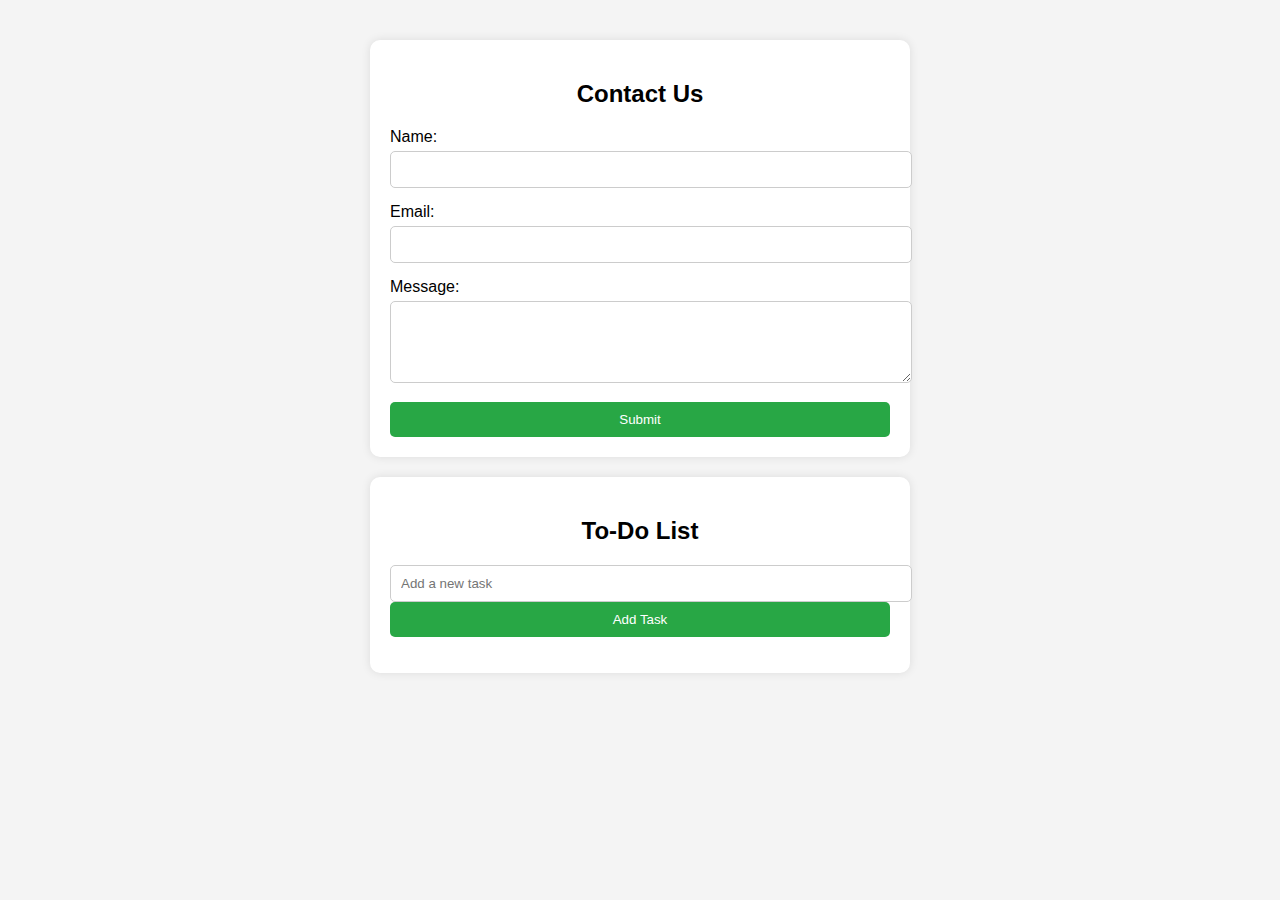
<file: task2.html>
<!DOCTYPE html>
<html lang="en">
<head>
  <meta charset="UTF-8" />
  <meta name="viewport" content="width=device-width, initial-scale=1.0"/>
  <title>Contact Form & To-Do List</title>
  <style>
    /* General Styles */
    body {
      font-family: Arial, sans-serif;
      background-color: #f4f4f4;
      margin: 0;
      padding: 20px;
    }

    h2 {
      text-align: center;
    }

    /* Contact Form */
    .form-container {
      background: #fff;
      padding: 20px;
      border-radius: 10px;
      max-width: 500px;
      margin: 20px auto;
      box-shadow: 0 0 10px rgba(0,0,0,0.1);
    }

    .form-group {
      margin-bottom: 15px;
    }

    label {
      display: block;
      margin-bottom: 5px;
    }

    input, textarea {
      width: 100%;
      padding: 10px;
      border: 1px solid #ccc;
      border-radius: 5px;
    }

    button {
      background-color: #28a745;
      color: white;
      padding: 10px;
      border: none;
      border-radius: 5px;
      width: 100%;
      cursor: pointer;
    }

    button:hover {
      background-color: #218838;
    }

    /* To-Do List */
    .todo-container {
      background: #fff;
      padding: 20px;
      margin: 20px auto;
      border-radius: 10px;
      max-width: 500px;
      box-shadow: 0 0 10px rgba(0,0,0,0.1);
    }

    #taskList {
      list-style-type: none;
      padding: 0;
    }

    #taskList li {
      background-color: #e2e2e2;
      margin-top: 10px;
      padding: 10px;
      border-radius: 5px;
      cursor: pointer;
    }

    @media (max-width: 768px) {
      button {
        width: auto;
        display: block;
        margin-top: 10px;
      }
    }
  </style>
</head>
<body>

  <!-- Contact Form -->
  <div class="form-container">
    <h2>Contact Us</h2>
    <form id="contactForm">
      <div class="form-group">
        <label>Name:</label>
        <input type="text" id="name" required />
      </div>
      <div class="form-group">
        <label>Email:</label>
        <input type="email" id="email" required />
      </div>
      <div class="form-group">
        <label>Message:</label>
        <textarea id="message" rows="4" required></textarea>
      </div>
      <button type="submit">Submit</button>
    </form>
  </div>

  <!-- To-Do List -->
  <div class="todo-container">
    <h2>To-Do List</h2>
    <input type="text" id="taskInput" placeholder="Add a new task" />
    <button onclick="addTask()">Add Task</button>
    <ul id="taskList"></ul>
  </div>

  <script>
    // Contact Form Validation
    document.getElementById('contactForm').addEventListener('submit', function(e) {
      e.preventDefault();

      const email = document.getElementById('email').value;
      const emailRegex = /^[^\\s@]+@[^\\s@]+\\.[^\\s@]+$/;

      if (!emailRegex.test(email)) {
        alert("Please enter a valid email address.");
        return;
      }

      alert("Form submitted successfully!");
    });

    // To-Do List Logic
    function addTask() {
      const input = document.getElementById('taskInput');
      const task = input.value.trim();

      if (task === "") return;

      const li = document.createElement('li');
      li.textContent = task;
      li.onclick = () => li.remove(); // click to remove task
      document.getElementById('taskList').appendChild(li);
      input.value = "";
    }
  </script>
</body>
</html>
</file>
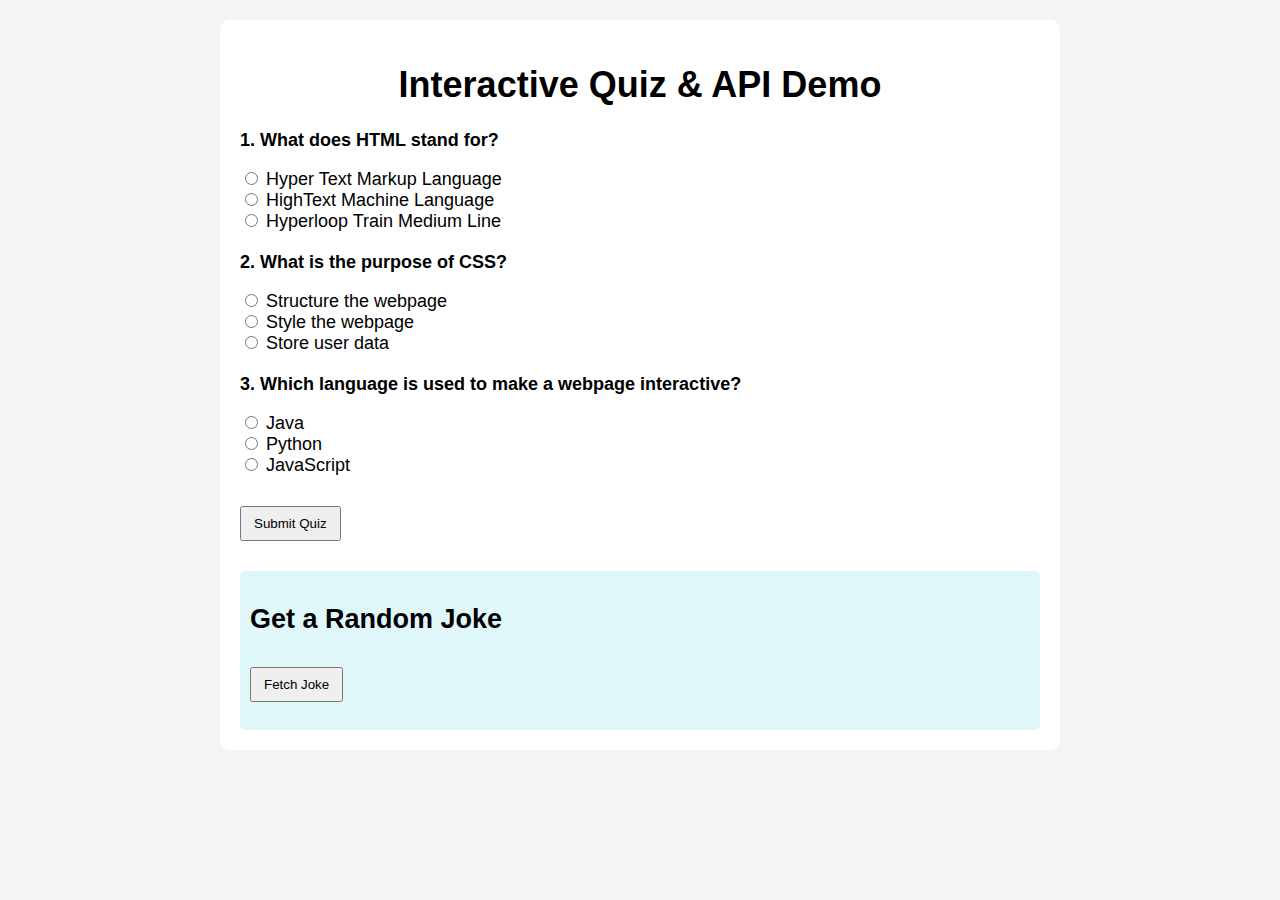
<file: task3.html>
<!DOCTYPE html>
<html lang="en">
<head>
  <meta charset="UTF-8">
  <title>Responsive Quiz & API Fetch</title>
  <style>
    body {
      font-family: Arial, sans-serif;
      margin: 20px;
      padding: 0;
      background: #f4f4f4;
    }

    h1 {
      text-align: center;
    }

    .container {
      max-width: 800px;
      margin: auto;
      padding: 20px;
      background: white;
      border-radius: 10px;
    }

    .quiz-question {
      margin-bottom: 20px;
    }

    .quiz-question p {
      font-weight: bold;
    }

    .api-result {
      margin-top: 30px;
      padding: 10px;
      background: #e0f7fa;
      border-radius: 5px;
    }
    @media (max-width: 600px) {
      body {
        font-size: 14px;
      }

      .container {
        padding: 10px;
      }
    }

    @media (min-width: 601px) and (max-width: 1024px) {
      body {
        font-size: 16px;
      }
    }

    @media (min-width: 1025px) {
      body {
        font-size: 18px;
      }
    }

    button {
      margin-top: 10px;
      padding: 8px 12px;
      cursor: pointer;
    }
  </style>
</head>
<body>
  <div class="container">
    <h1>Interactive Quiz & API Demo</h1>
    <div id="quiz">
      <div class="quiz-question">
        <p>1. What does HTML stand for?</p>
        <input type="radio" name="q1" value="a"> Hyper Text Markup Language<br>
        <input type="radio" name="q1" value="b"> HighText Machine Language<br>
        <input type="radio" name="q1" value="c"> Hyperloop Train Medium Line<br>
      </div>
      <div class="quiz-question">
        <p>2. What is the purpose of CSS?</p>
        <input type="radio" name="q2" value="a"> Structure the webpage<br>
        <input type="radio" name="q2" value="b"> Style the webpage<br>
        <input type="radio" name="q2" value="c"> Store user data<br>
      </div>
      <div class="quiz-question">
        <p>3. Which language is used to make a webpage interactive?</p>
        <input type="radio" name="q3" value="a"> Java<br>
        <input type="radio" name="q3" value="b"> Python<br>
        <input type="radio" name="q3" value="c"> JavaScript<br>
      </div>
      <button onclick="checkAnswers()">Submit Quiz</button>
      <p id="quiz-result"></p>
    </div>
    <div class="api-result">
      <h2>Get a Random Joke</h2>
      <button onclick="getJoke()">Fetch Joke</button>
      <p id="joke-output"></p>
    </div>
  </div>

  <script>
    function checkAnswers() {
      const answers = {
        q1: 'a',
        q2: 'b',
        q3: 'c'
      };
      let score = 0;
      for (let q in answers) {
        const selected = document.querySelector(`input[name="${q}"]:checked`);
        if (selected && selected.value === answers[q]) {
          score++;
        }
      }
      document.getElementById('quiz-result').textContent = `You scored ${score}/3`;
    }

    async function getJoke() {
      try {
        const res = await fetch('https://official-joke-api.appspot.com/random_joke');
        const data = await res.json();
        document.getElementById('joke-output').textContent = `${data.setup} - ${data.punchline}`;
      } catch (error) {
        document.getElementById('joke-output').textContent = "Couldn't fetch a joke. Try again!";
      }
    }
  </script>
</body>
</html>
</file>
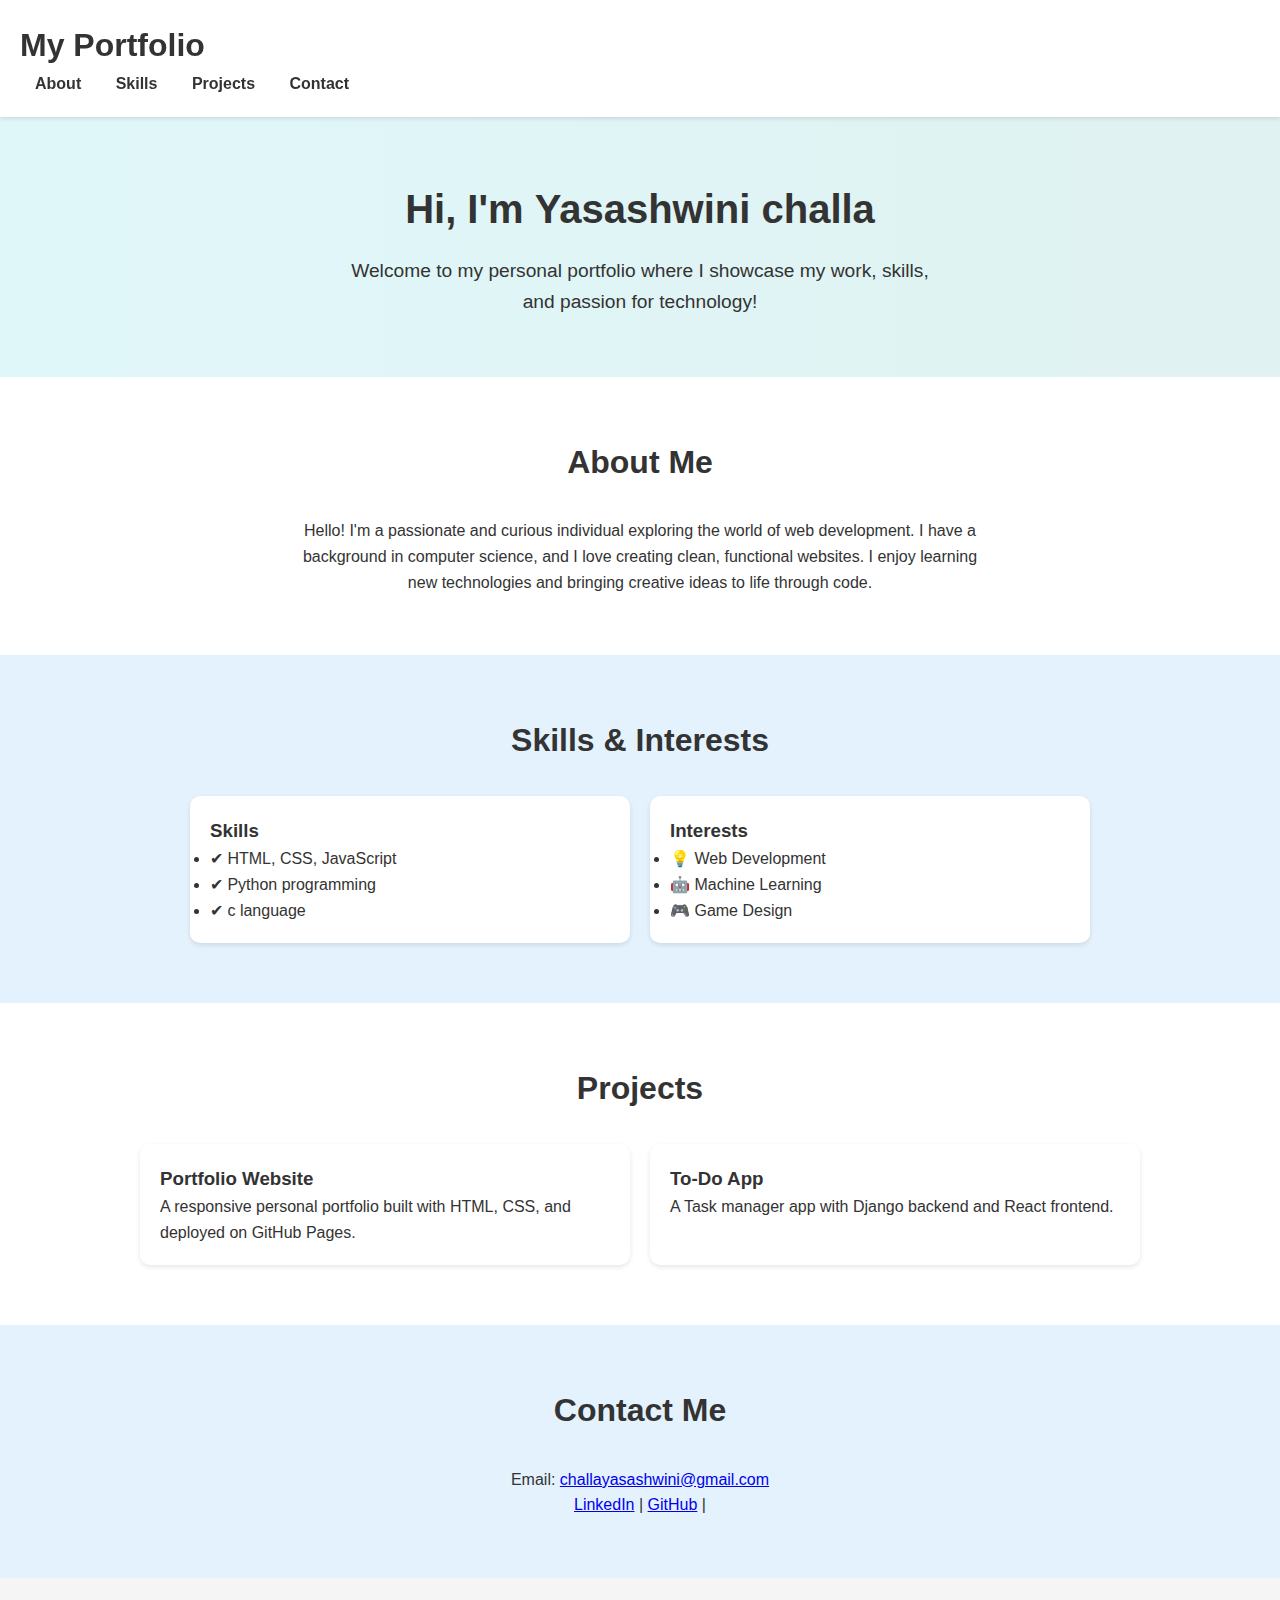
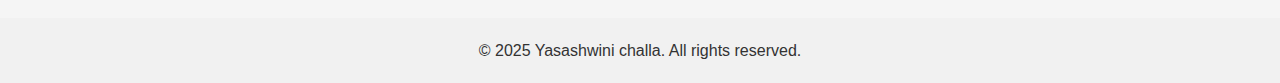
<file: task4a.html>
<!DOCTYPE html>
<html lang="en">
<head>
  <meta charset="UTF-8" />
  <meta name="viewport" content="width=device-width, initial-scale=1.0"/>
  <title>My Portfolio</title>
  <style>
    * {
      margin: 0;
      padding: 0;
      box-sizing: border-box;
      font-family: 'Segoe UI', sans-serif;
    }

    body {
      line-height: 1.6;
      background-color: #f5f5f5;
      color: #333;
    }

    header {
      background-color: #ffffff;
      padding: 20px;
      box-shadow: 0 2px 4px rgba(0,0,0,0.1);
      position: sticky;
      top: 0;
      z-index: 1000;
    }

    nav a {
      margin: 0 15px;
      text-decoration: none;
      color: #333;
      font-weight: bold;
    }

    nav a:hover {
      color: #0077cc;
    }

    section {
      padding: 60px 20px;
    }

    .hero {
      background: linear-gradient(to right, #e0f7fa, #e0f2f1);
      text-align: center;
    }

    .hero h2 {
      font-size: 2.5rem;
      margin-bottom: 15px;
    }

    .hero p {
      font-size: 1.2rem;
      max-width: 600px;
      margin: 0 auto;
    }

    .section-title {
      text-align: center;
      font-size: 2rem;
      margin-bottom: 30px;
    }

    .section-light {
      background-color: #ffffff;
    }

    .section-colored {
      background-color: #e3f2fd;
    }

    .grid {
      display: grid;
      gap: 20px;
    }

    .two-col {
      grid-template-columns: repeat(auto-fit, minmax(250px, 1fr));
    }

    .three-col {
      grid-template-columns: repeat(auto-fit, minmax(250px, 1fr));
    }

    .card {
      background-color: #fff;
      padding: 20px;
      border-radius: 10px;
      box-shadow: 0 2px 5px rgba(0,0,0,0.1);
    }

    footer {
      background-color: #f1f1f1;
      text-align: center;
      padding: 20px;
      margin-top: 40px;
    }

    @media (max-width: 600px) {
      .hero h2 {
        font-size: 2rem;
      }

      nav {
        text-align: center;
      }

      nav a {
        display: inline-block;
        margin: 10px;
      }
    }
  </style>
</head>
<body>

  <!-- Header -->
  <header>
    <div class="container">
      <h1>My Portfolio</h1>
      <nav>
        <a href="#about">About</a>
        <a href="#skills">Skills</a>
        <a href="#projects">Projects</a>
        <a href="#contact">Contact</a>
      </nav>
    </div>
  </header>

  <!-- Hero -->
  <section class="hero">
    <h2>Hi, I'm <strong>Yasashwini challa</strong></h2>
    <p>Welcome to my personal portfolio where I showcase my work, skills, and passion for technology!</p>
  </section>

  <!-- About -->
  <section id="about" class="section-light">
    <h2 class="section-title">About Me</h2>
    <p style="max-width: 700px; margin: 0 auto; text-align: center;">
Hello! I'm a passionate and curious individual exploring the world of web development. I have a background in computer science, and I love creating clean, functional websites. I enjoy learning new technologies and bringing creative ideas to life through code.
    </p>
  </section>

  <!-- Skills & Interests -->
  <section id="skills" class="section-colored">
    <h2 class="section-title">Skills & Interests</h2>
    <div class="grid two-col" style="max-width: 900px; margin: 0 auto;">
      <div class="card">
        <h3>Skills</h3>
        <ul>
          <li>✔ HTML, CSS, JavaScript</li>
          <li>✔ Python programming</li>
          <li>✔ c language</li>
        </ul>
      </div>
      <div class="card">
        <h3>Interests</h3>
        <ul>
          <li>💡 Web Development</li>
          <li>🤖 Machine Learning</li>
          <li>🎮 Game Design</li>
        </ul>
      </div>
    </div>
  </section>

  <!-- Projects -->
  <section id="projects" class="section-light">
    <h2 class="section-title">Projects</h2>
    <div class="grid three-col" style="max-width: 1000px; margin: 0 auto;">
      <div class="card">
        <h3>Portfolio Website</h3>
        <p>A responsive personal portfolio built with HTML, CSS, and deployed on GitHub Pages.</p>
      </div>
      <div class="card">
        <h3>To-Do App</h3>
        <p> A Task manager app with Django backend and React frontend.</p>
      </div>
    </div>
  </section>

  <!-- Contact -->
  <section id="contact" class="section-colored">
    <h2 class="section-title">Contact Me</h2>
    <div style="text-align: center;">
      <p>Email: <a href="mailto:challayasashwini@gmail.com">challayasashwini@gmail.com</a></p>
      <p>
        <a href="www.linkedin.com/in/yasashwini-challa-92a736328" target="_blank">LinkedIn</a> |
        <a href="yasashwini22">GitHub</a> |
      </p>
    </div>
  </section>

  <!-- Footer -->
  <footer>
    <p>&copy; 2025 Yasashwini challa. All rights reserved.</p>
  </footer>

</body>
</html>
</file>
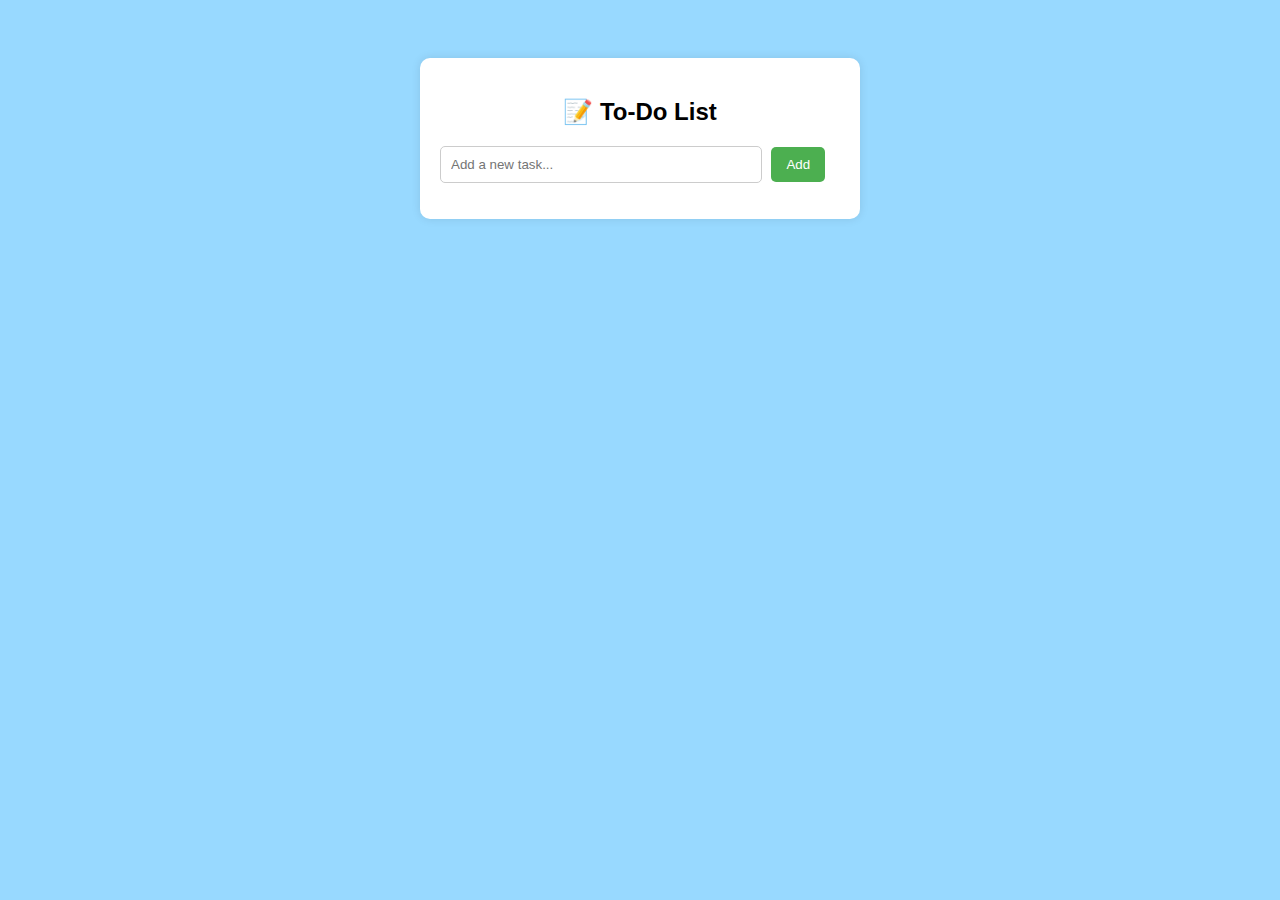
<file: task4b.html>
<!DOCTYPE html>
<html lang="en">
<head>
  <meta charset="UTF-8" />
  <meta name="viewport" content="width=device-width, initial-scale=1.0"/>
  <title>To-Do List App</title>
  <style>
    body {
      font-family: Arial, sans-serif;
      background: #98d9ff;
      display: flex;
      justify-content: center;
      padding-top: 50px;
    }

    .app {
      background: white;
      padding: 20px;
      border-radius: 10px;
      box-shadow: 0 0 10px rgba(0,0,0,0.1);
      width: 100%;
      max-width: 400px;
    }

    h2 {
      text-align: center;
    }

    input[type="text"] {
      width: 75%;
      padding: 10px;
      margin-right: 5px;
      border: 1px solid #ccc;
      border-radius: 5px;
    }

    button {
      padding: 10px 15px;
      background-color: #4CAF50;
      color: white;
      border: none;
      border-radius: 5px;
      cursor: pointer;
    }

    ul {
      list-style: none;
      padding: 0;
    }

    li {
      padding: 8px;
      background: #eee;
      margin-top: 5px;
      border-radius: 5px;
      display: flex;
      justify-content: space-between;
      align-items: center;
    }

    .delete-btn {
      background-color: red;
      padding: 5px 8px;
      border-radius: 5px;
    }
  </style>
</head>
<body>

  <div class="app">
    <h2>📝 To-Do List</h2>
    <div>
      <input type="text" id="taskInput" placeholder="Add a new task..." />
      <button onclick="addTask()">Add</button>
    </div>
    <ul id="taskList"></ul>
  </div>

  <script>
    const taskInput = document.getElementById('taskInput');
    const taskList = document.getElementById('taskList');

    // Load tasks from localStorage
    window.onload = function() {
      const tasks = JSON.parse(localStorage.getItem('tasks')) || [];
      tasks.forEach(task => renderTask(task));
    }

    function addTask() {
      const taskText = taskInput.value.trim();
      if (taskText === '') return;

      const task = { text: taskText, id: Date.now() };
      renderTask(task);

      // Save to localStorage
      const tasks = JSON.parse(localStorage.getItem('tasks')) || [];
      tasks.push(task);
      localStorage.setItem('tasks', JSON.stringify(tasks));

      taskInput.value = '';
    }

    function renderTask(task) {
      const li = document.createElement('li');
      li.textContent = task.text;
      li.setAttribute('data-id', task.id);

      const deleteBtn = document.createElement('button');
      deleteBtn.textContent = 'X';
      deleteBtn.className = 'delete-btn';
      deleteBtn.onclick = () => deleteTask(task.id);

      li.appendChild(deleteBtn);
      taskList.appendChild(li);
    }

    function deleteTask(id) {
      // Remove from localStorage
      let tasks = JSON.parse(localStorage.getItem('tasks')) || [];
      tasks = tasks.filter(task => task.id !== id);
      localStorage.setItem('tasks', JSON.stringify(tasks));

      // Remove from DOM
      const li = document.querySelector(`li[data-id="${id}"]`);
      if (li) taskList.removeChild(li);
    }
  </script>

</body>
</html>
</file>
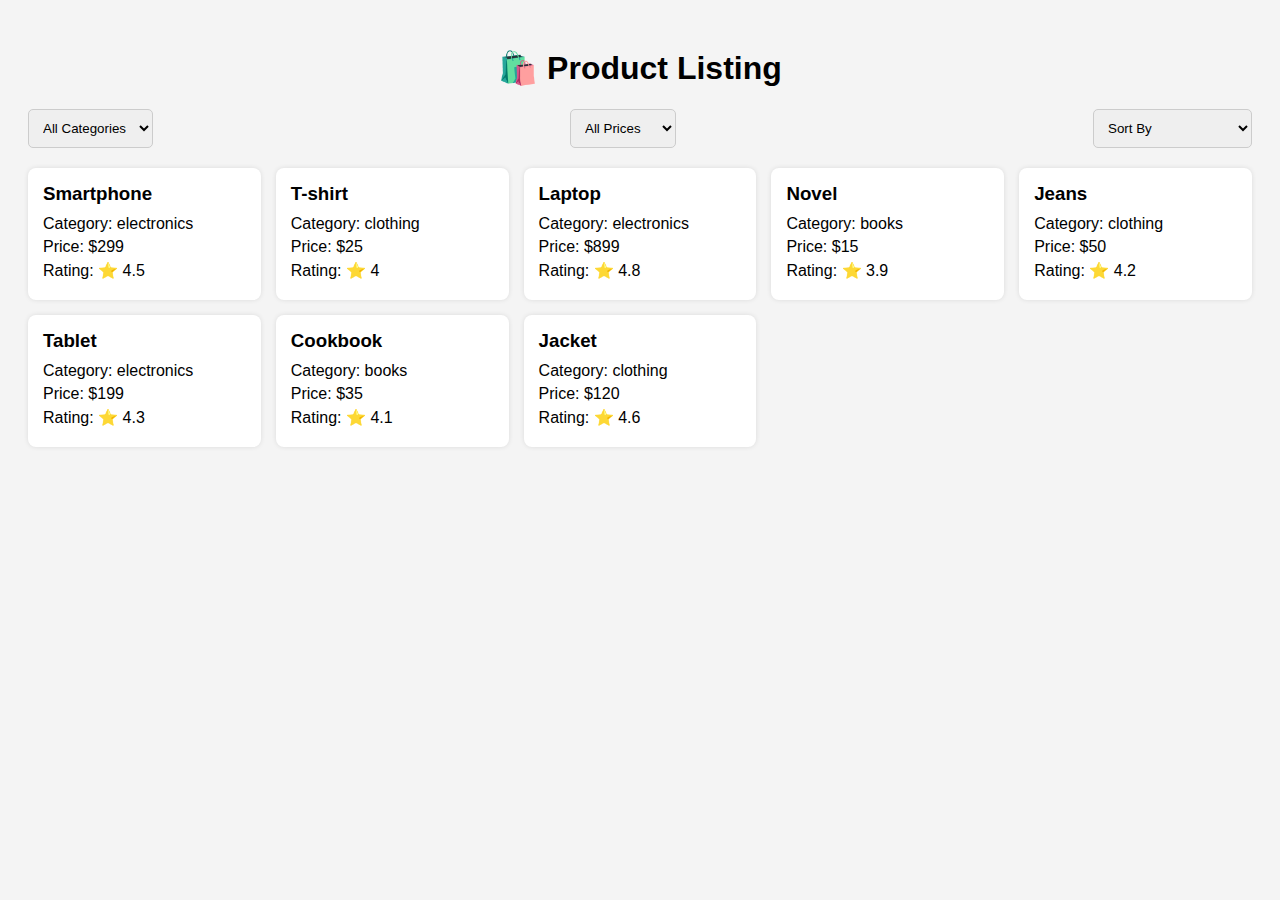
<file: task4c.html>
<!DOCTYPE html>
<html lang="en">
<head>
  <meta charset="UTF-8" />
  <meta name="viewport" content="width=device-width, initial-scale=1.0"/>
  <title>Product Listing Page</title>
  <style>
    body {
      font-family: Arial, sans-serif;
      background: #f4f4f4;
      padding: 20px;
    }

    h1 {
      text-align: center;
    }

    .filters {
      display: flex;
      justify-content: space-between;
      flex-wrap: wrap;
      margin-bottom: 20px;
      gap: 10px;
    }

    .filters select {
      padding: 10px;
      border-radius: 5px;
      border: 1px solid #ccc;
    }

    .products {
      display: grid;
      grid-template-columns: repeat(auto-fill, minmax(220px, 1fr));
      gap: 15px;
    }

    .product {
      background: white;
      padding: 15px;
      border-radius: 8px;
      box-shadow: 0 0 5px rgba(0,0,0,0.1);
    }

    .product h3 {
      margin: 0 0 10px;
    }

    .product p {
      margin: 5px 0;
    }
  </style>
</head>
<body>

  <h1>🛍️ Product Listing</h1>

  <div class="filters">
    <select id="categoryFilter">
      <option value="all">All Categories</option>
      <option value="electronics">Electronics</option>
      <option value="clothing">Clothing</option>
      <option value="books">Books</option>
    </select>

    <select id="priceFilter">
      <option value="all">All Prices</option>
      <option value="0-50">Under $50</option>
      <option value="50-100">$50 - $100</option>
      <option value="100-9999">Over $100</option>
    </select>

    <select id="sortBy">
      <option value="default">Sort By</option>
      <option value="price-asc">Price: Low to High</option>
      <option value="price-desc">Price: High to Low</option>
      <option value="rating-desc">Rating: High to Low</option>
    </select>
  </div>

  <div class="products" id="productContainer"></div>

  <script>
    const products = [
      { id: 1, name: "Smartphone", category: "electronics", price: 299, rating: 4.5 },
      { id: 2, name: "T-shirt", category: "clothing", price: 25, rating: 4.0 },
      { id: 3, name: "Laptop", category: "electronics", price: 899, rating: 4.8 },
      { id: 4, name: "Novel", category: "books", price: 15, rating: 3.9 },
      { id: 5, name: "Jeans", category: "clothing", price: 50, rating: 4.2 },
      { id: 6, name: "Tablet", category: "electronics", price: 199, rating: 4.3 },
      { id: 7, name: "Cookbook", category: "books", price: 35, rating: 4.1 },
      { id: 8, name: "Jacket", category: "clothing", price: 120, rating: 4.6 },
    ];

    const categoryFilter = document.getElementById('categoryFilter');
    const priceFilter = document.getElementById('priceFilter');
    const sortBy = document.getElementById('sortBy');
    const productContainer = document.getElementById('productContainer');

    function renderProducts(list) {
      productContainer.innerHTML = '';
      list.forEach(p => {
        const div = document.createElement('div');
        div.className = 'product';
        div.innerHTML = `
          <h3>${p.name}</h3>
          <p>Category: ${p.category}</p>
          <p>Price: $${p.price}</p>
          <p>Rating: ⭐ ${p.rating}</p>
        `;
        productContainer.appendChild(div);
      });
    }

    function filterAndSortProducts() {
      let filtered = [...products];

      // Filter by category
      const category = categoryFilter.value;
      if (category !== 'all') {
        filtered = filtered.filter(p => p.category === category);
      }

      // Filter by price
      const priceRange = priceFilter.value;
      if (priceRange !== 'all') {
        const [min, max] = priceRange.split('-').map(Number);
        filtered = filtered.filter(p => p.price >= min && p.price <= max);
      }

      // Sorting
      const sortOption = sortBy.value;
      if (sortOption === 'price-asc') {
        filtered.sort((a, b) => a.price - b.price);
      } else if (sortOption === 'price-desc') {
        filtered.sort((a, b) => b.price - a.price);
      } else if (sortOption === 'rating-desc') {
        filtered.sort((a, b) => b.rating - a.rating);
      }

      renderProducts(filtered);
    }

    categoryFilter.onchange = filterAndSortProducts;
    priceFilter.onchange = filterAndSortProducts;
    sortBy.onchange = filterAndSortProducts;

    // Initial render
    renderProducts(products);
  </script>

</body>
</html>
</file>
